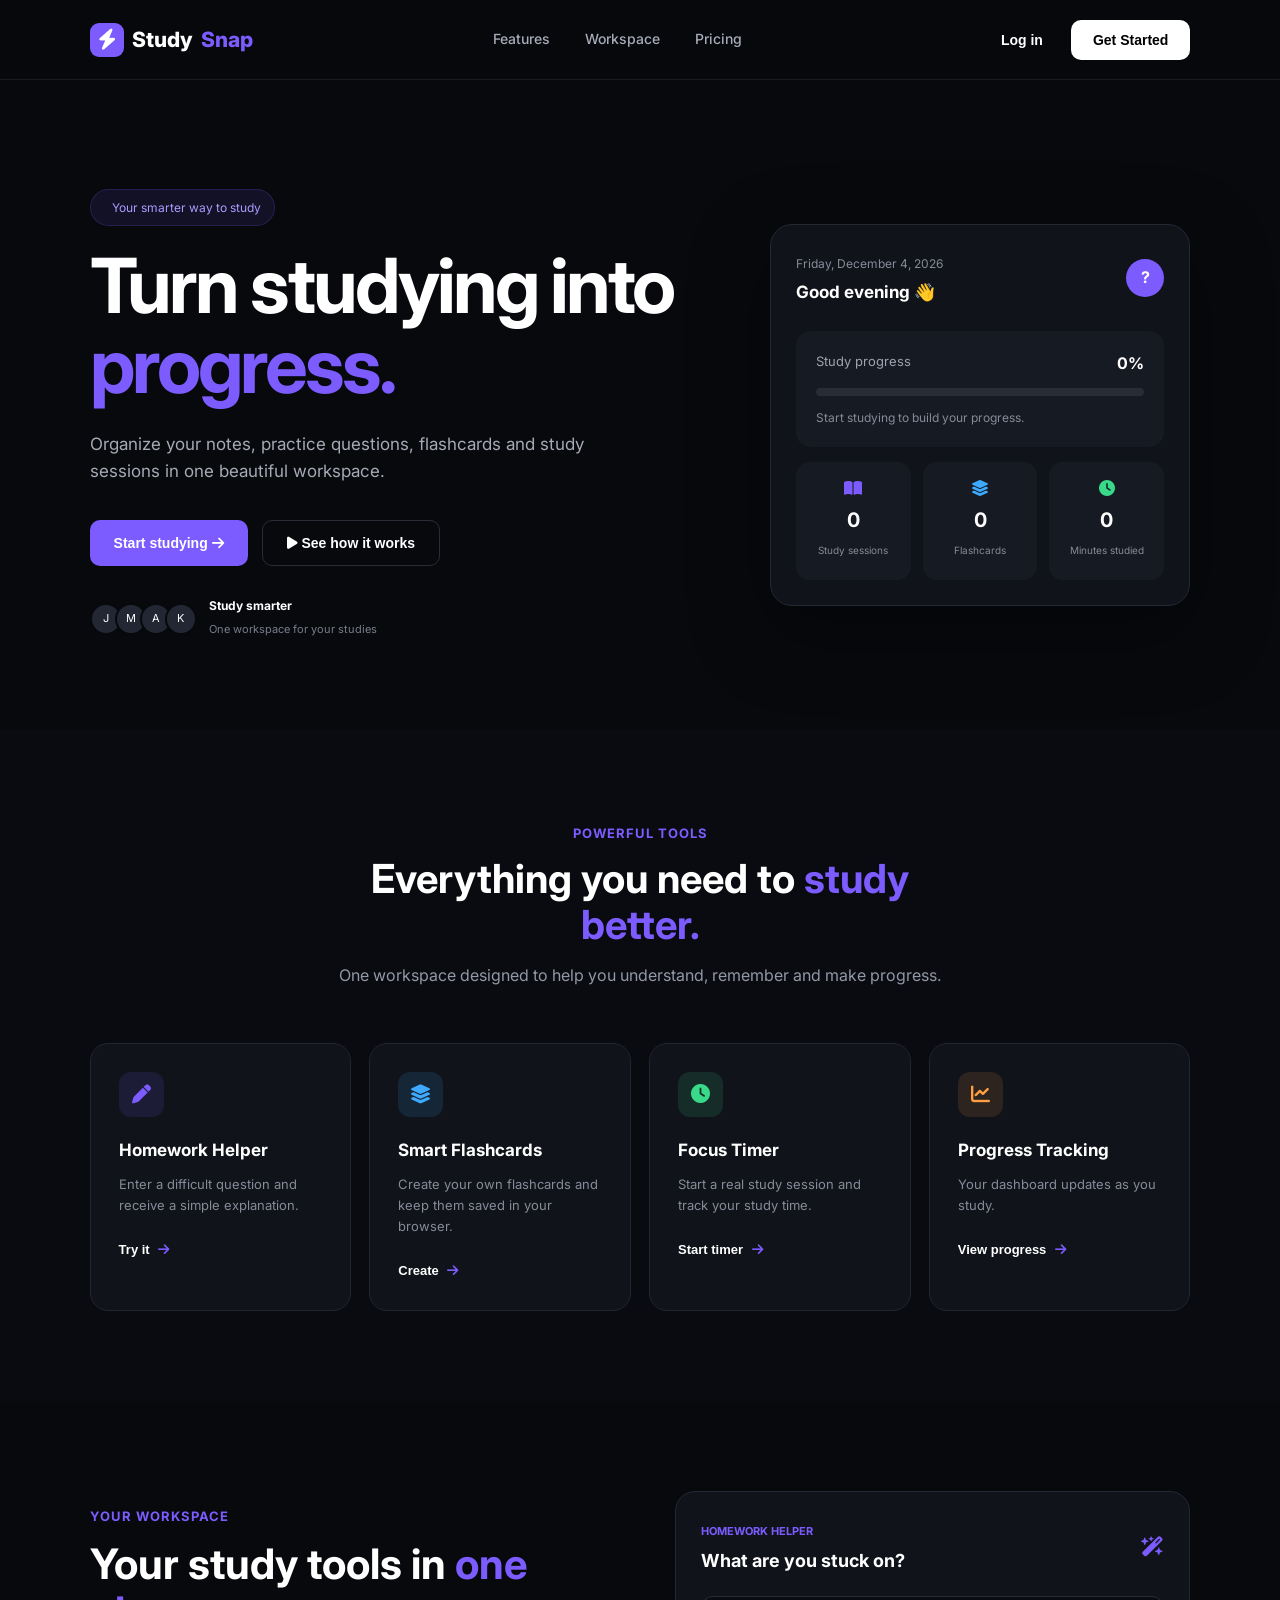
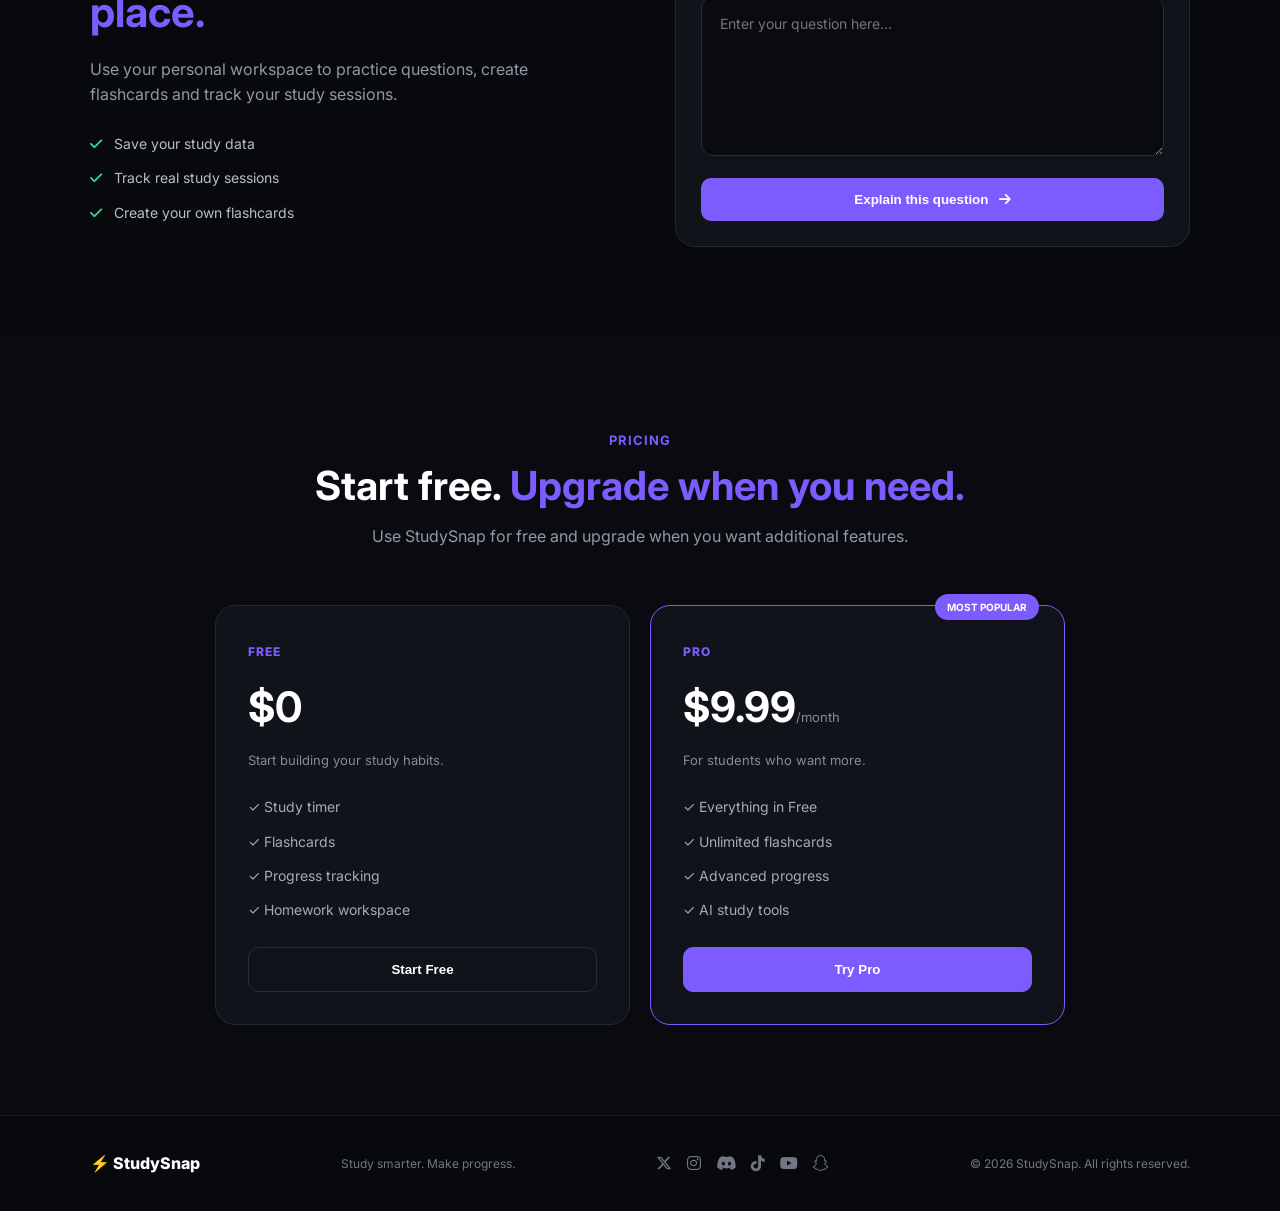
<file: index.html>
<!DOCTYPE html>
<html lang="en">
<head>
    <meta charset="UTF-8">
    <meta name="viewport" content="width=device-width, initial-scale=1.0">

    <title>StudySnap | Study Smarter</title>

    <link rel="stylesheet" href="style2.css">

    <link rel="preconnect" href="https://fonts.googleapis.com">
    <link rel="preconnect" href="https://fonts.gstatic.com" crossorigin>
    <link href="https://fonts.googleapis.com/css2?family=Inter:wght@400;500;600;700;800&display=swap" rel="stylesheet">

    <link rel="stylesheet"
    href="https://cdnjs.cloudflare.com/ajax/libs/font-awesome/6.5.2/css/all.min.css">
</head>

<body>

<header class="navbar">

    <a href="#" class="logo">
        <span class="logo-icon">
            <i class="fa-solid fa-bolt"></i>
        </span>
        Study<span>Snap</span>
    </a>

    <nav>
        <a href="#features">Features</a>
        <a href="#workspace">Workspace</a>
        <a href="#pricing">Pricing</a>
    </nav>

    <div class="nav-buttons">
        <button class="login" onclick="loginUser()">Log in</button>
        <button class="signup" onclick="signupUser()">Get Started</button>
    </div>

    <button class="menu-btn" onclick="toggleMenu()">
        <i class="fa-solid fa-bars"></i>
    </button>

</header>


<div class="mobile-menu" id="mobileMenu">
    <a href="#features">Features</a>
    <a href="#workspace">Workspace</a>
    <a href="#pricing">Pricing</a>
    <button onclick="signupUser()">Get Started</button>
</div>


<section class="hero">

    <div class="hero-content">

        <div class="badge">
            <i class="fa-solid fa-sparkles"></i>
            Your smarter way to study
        </div>

        <h1>
            Turn studying into
            <span>progress.</span>
        </h1>

        <p>
            Organize your notes, practice questions, flashcards
            and study sessions in one beautiful workspace.
        </p>

        <div class="hero-buttons">

            <button class="primary-btn" onclick="startStudying()">
                Start studying
                <i class="fa-solid fa-arrow-right"></i>
            </button>

            <button class="secondary-btn" onclick="showDemo()">
                <i class="fa-solid fa-play"></i>
                See how it works
            </button>

        </div>

        <div class="users">

            <div class="avatars">
                <span>J</span>
                <span>M</span>
                <span>A</span>
                <span>K</span>
            </div>

            <div>
                <strong>Study smarter</strong>
                <small>One workspace for your studies</small>
            </div>

        </div>

    </div>


    <div class="hero-dashboard">

        <div class="dashboard-top">

            <div>
                <small id="currentDate">Loading date...</small>
                <h3 id="greeting">Hello 👋</h3>
            </div>

            <div class="profile" id="profileLetter">
                ?
            </div>

        </div>


        <div class="progress-box">

            <div class="progress-info">
                <span>Study progress</span>
                <strong id="progressPercent">0%</strong>
            </div>

            <div class="progress-bar">
                <div id="progressBar"></div>
            </div>

            <small id="progressMessage">
                Start studying to build your progress.
            </small>

        </div>


        <div class="dashboard-grid">

            <div class="mini-card purple">
                <i class="fa-solid fa-book-open"></i>
                <strong id="sessionCount">0</strong>
                <small>Study sessions</small>
            </div>

            <div class="mini-card blue">
                <i class="fa-solid fa-layer-group"></i>
                <strong id="flashcardCount">0</strong>
                <small>Flashcards</small>
            </div>

            <div class="mini-card green">
                <i class="fa-solid fa-clock"></i>
                <strong id="studyMinutes">0</strong>
                <small>Minutes studied</small>
            </div>

        </div>

    </div>

</section>


<section class="features-section" id="features">

    <div class="section-heading">

        <span>POWERFUL TOOLS</span>

        <h2>
            Everything you need to
            <span>study better.</span>
        </h2>

        <p>
            One workspace designed to help you understand,
            remember and make progress.
        </p>

    </div>


    <div class="features">

        <div class="feature-card">

            <div class="feature-icon purple-icon">
                <i class="fa-solid fa-pen"></i>
            </div>

            <h3>Homework Helper</h3>

            <p>
                Enter a difficult question and receive a simple
                explanation.
            </p>

            <button onclick="openHomework()">
                Try it <i class="fa-solid fa-arrow-right"></i>
            </button>

        </div>


        <div class="feature-card">

            <div class="feature-icon blue-icon">
                <i class="fa-solid fa-layer-group"></i>
            </div>

            <h3>Smart Flashcards</h3>

            <p>
                Create your own flashcards and keep them saved
                in your browser.
            </p>

            <button onclick="openFlashcards()">
                Create <i class="fa-solid fa-arrow-right"></i>
            </button>

        </div>


        <div class="feature-card">

            <div class="feature-icon green-icon">
                <i class="fa-solid fa-clock"></i>
            </div>

            <h3>Focus Timer</h3>

            <p>
                Start a real study session and track your study time.
            </p>

            <button onclick="startTimer()">
                Start timer <i class="fa-solid fa-arrow-right"></i>
            </button>

        </div>


        <div class="feature-card">

            <div class="feature-icon orange-icon">
                <i class="fa-solid fa-chart-line"></i>
            </div>

            <h3>Progress Tracking</h3>

            <p>
                Your dashboard updates as you study.
            </p>

            <button onclick="showProgress()">
                View progress <i class="fa-solid fa-arrow-right"></i>
            </button>

        </div>

    </div>

</section>


<section class="workspace" id="workspace">

    <div class="workspace-text">

        <span>YOUR WORKSPACE</span>

        <h2>
            Your study tools in
            <strong>one place.</strong>
        </h2>

        <p>
            Use your personal workspace to practice questions,
            create flashcards and track your study sessions.
        </p>

        <div class="check-list">

            <div>
                <i class="fa-solid fa-check"></i>
                Save your study data
            </div>

            <div>
                <i class="fa-solid fa-check"></i>
                Track real study sessions
            </div>

            <div>
                <i class="fa-solid fa-check"></i>
                Create your own flashcards
            </div>

        </div>

    </div>


    <div class="homework-box">

        <div class="box-header">

            <div>
                <span>HOMEWORK HELPER</span>
                <h3>What are you stuck on?</h3>
            </div>

            <i class="fa-solid fa-wand-magic-sparkles"></i>

        </div>

        <textarea
            id="question"
            placeholder="Enter your question here..."
        ></textarea>

        <button class="solve-btn" onclick="solveQuestion()">
            Explain this question
            <i class="fa-solid fa-arrow-right"></i>
        </button>

        <div id="answer"></div>

    </div>

</section>


<section class="pricing" id="pricing">

    <div class="section-heading">

        <span>PRICING</span>

        <h2>
            Start free.
            <span>Upgrade when you need.</span>
        </h2>

        <p>
            Use StudySnap for free and upgrade when you want
            additional features.
        </p>

    </div>


    <div class="pricing-cards">

        <div class="price-card">

            <span class="plan">FREE</span>

            <h3>$0</h3>

            <p>Start building your study habits.</p>

            <ul>
                <li>✓ Study timer</li>
                <li>✓ Flashcards</li>
                <li>✓ Progress tracking</li>
                <li>✓ Homework workspace</li>
            </ul>

            <button onclick="signupUser()">
                Start Free
            </button>

        </div>


        <div class="price-card popular">

            <div class="popular-label">
                MOST POPULAR
            </div>

            <span class="plan">PRO</span>

            <h3>$9.99<span>/month</span></h3>

            <p>For students who want more.</p>

            <ul>
                <li>✓ Everything in Free</li>
                <li>✓ Unlimited flashcards</li>
                <li>✓ Advanced progress</li>
                <li>✓ AI study tools</li>
            </ul>

            <button onclick="upgradeUser()">
                Try Pro
            </button>

        </div>

    </div>

</section>


<footer>

    <div class="footer-logo">
        <span>⚡</span> StudySnap
    </div>

    <p>
        Study smarter. Make progress.
    </p>

    <div class="socials">
        <i class="fa-brands fa-x-twitter"></i>
        <i class="fa-brands fa-instagram"></i>
        <i class="fa-brands fa-discord"></i>
        <i class="fa-brands fa-tiktok"></i>
        <i class="fa-brands fa-youtube"></i>
         <i class="fa-brands fa-snapchat"></i>
    </div>

    <small>
        © <span id="footerYear"></span> StudySnap. All rights reserved.
    </small>

</footer>


<script src="script1.js"></script>

</body>
</html>
</file>
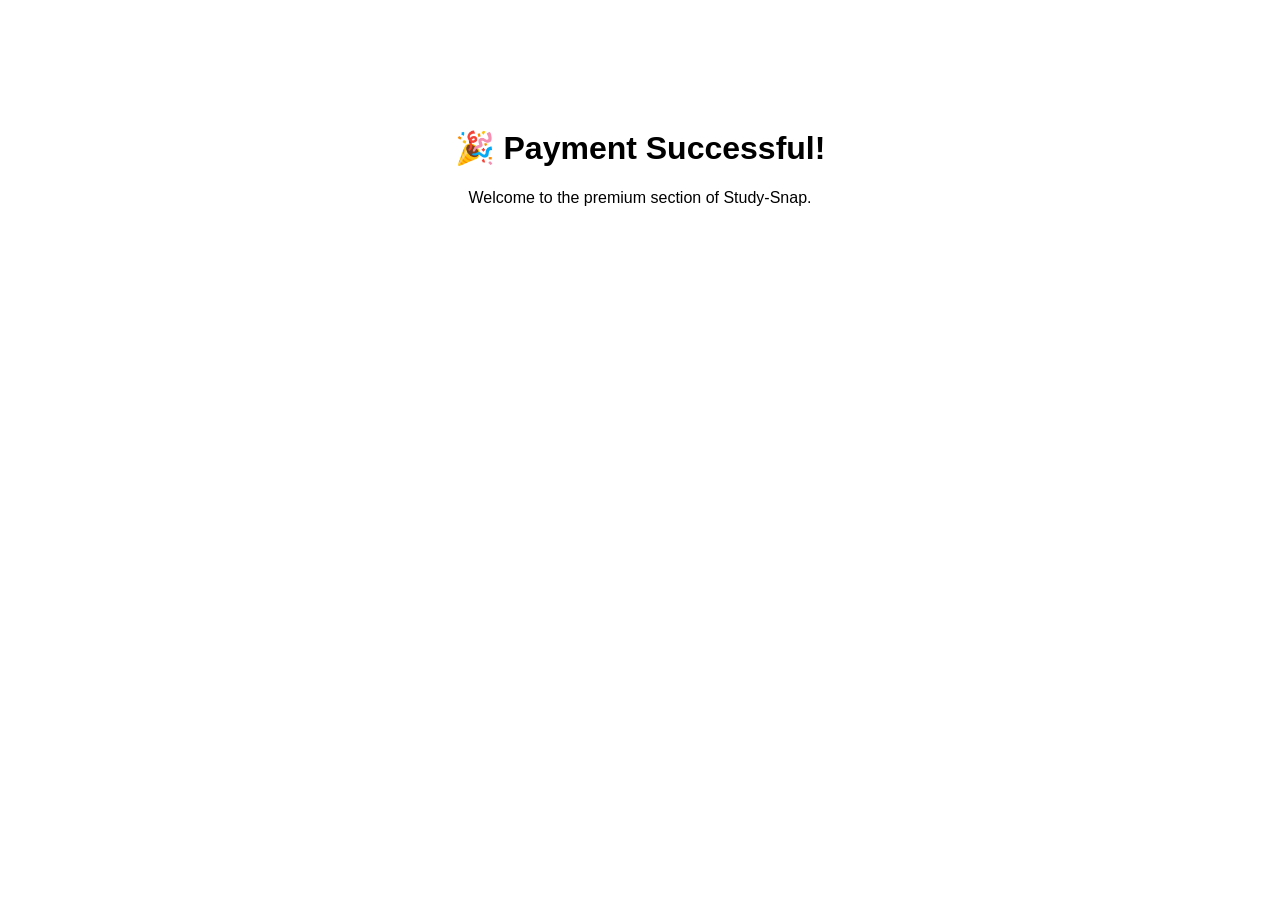
<file: welcome.html>
<!DOCTYPE html>
<html>
<head>
    <title>Welcome to Study-Snap</title>
</head>
<body style="font-family: Arial, sans-serif; text-align: center; padding-top: 100px;">
    <h1>🎉 Payment Successful!</h1>
    <p>Welcome to the premium section of Study-Snap.</p>
</body>
</html>
</file>
<file: style2.css>
@import url('https://fonts.googleapis.com/css2?family=Inter:wght@400;500;600;700;800&display=swap');

* {
    margin: 0;
    padding: 0;
    box-sizing: border-box;
}

html {
    scroll-behavior: smooth;
}

body {
    font-family: 'Inter', sans-serif;
    background: #07090d;
    color: white;
    line-height: 1.6;
}

/* =========================
   NAVBAR
========================= */

.navbar {
    width: 100%;
    height: 80px;
    padding: 0 7%;
    display: flex;
    align-items: center;
    justify-content: space-between;
    gap: 30px;
    border-bottom: 1px solid rgba(255, 255, 255, 0.08);
    background: rgba(7, 9, 13, 0.95);
    position: sticky;
    top: 0;
    z-index: 1000;
}

.logo {
    display: flex;
    align-items: center;
    gap: 8px;
    color: white;
    text-decoration: none;
    font-size: 21px;
    font-weight: 800;
    white-space: nowrap;
    flex-shrink: 0;
}

.logo span:last-child {
    color: #7c5cff;
}

.logo-icon {
    width: 34px;
    height: 34px;
    display: flex;
    align-items: center;
    justify-content: center;
    background: #7c5cff;
    border-radius: 9px;
    color: white;
}

.navbar nav {
    display: flex;
    align-items: center;
    justify-content: center;
    gap: 35px;
    flex-shrink: 1;
}

.navbar nav a {
    color: #a7acb8;
    text-decoration: none;
    font-size: 14px;
    font-weight: 500;
    white-space: nowrap;
    transition: 0.3s;
}

.navbar nav a:hover {
    color: white;
}

.nav-buttons {
    display: flex;
    align-items: center;
    gap: 10px;
    flex-shrink: 0;
}

.login {
    border: none;
    outline: none;
    background: transparent;
    color: white;
    padding: 12px 18px;
    font-size: 14px;
    font-weight: 600;
    cursor: pointer;
    white-space: nowrap;
}

.signup {
    border: none;
    outline: none;
    background: white;
    color: black;
    padding: 12px 22px;
    min-width: 115px;
    border-radius: 10px;
    font-size: 14px;
    font-weight: 700;
    cursor: pointer;
    white-space: nowrap;
    flex-shrink: 0;
    transition: 0.3s;
}

.signup:hover {
    transform: translateY(-2px);
    background: #e9e9e9;
}

.menu-btn {
    display: none;
    border: none;
    background: transparent;
    color: white;
    font-size: 24px;
    cursor: pointer;
}

/* =========================
   MOBILE MENU
========================= */

.mobile-menu {
    display: none;
    position: fixed;
    top: 80px;
    left: 0;
    width: 100%;
    background: #0b0e14;
    padding: 25px 7%;
    border-bottom: 1px solid rgba(255, 255, 255, 0.08);
    z-index: 999;
}

.mobile-menu a {
    display: block;
    color: #b7bbc5;
    text-decoration: none;
    padding: 12px 0;
}

.mobile-menu a:hover {
    color: white;
}

.mobile-menu button {
    width: 100%;
    border: none;
    background: #7c5cff;
    color: white;
    padding: 12px;
    border-radius: 10px;
    font-weight: 700;
    margin-top: 10px;
    cursor: pointer;
}

/* =========================
   HERO
========================= */

.hero {
    min-height: 650px;
    padding: 90px 7% 70px;
    display: flex;
    align-items: center;
    justify-content: space-between;
    gap: 60px;
}

.hero-content {
    max-width: 620px;
}

.badge {
    display: inline-flex;
    align-items: center;
    gap: 8px;
    background: rgba(124, 92, 255, 0.1);
    border: 1px solid rgba(124, 92, 255, 0.2);
    color: #a99cff;
    padding: 8px 13px;
    border-radius: 30px;
    font-size: 12px;
    margin-bottom: 20px;
}

.hero-content h1 {
    font-size: clamp(45px, 6vw, 76px);
    line-height: 1.05;
    letter-spacing: -3px;
    margin-bottom: 25px;
}

.hero-content h1 span {
    color: #7c5cff;
}

.hero-content p {
    max-width: 560px;
    color: #a5aab5;
    font-size: 17px;
    margin-bottom: 35px;
}

.hero-buttons {
    display: flex;
    gap: 14px;
    flex-wrap: wrap;
}

.primary-btn {
    border: none;
    background: #7c5cff;
    color: white;
    padding: 14px 24px;
    border-radius: 10px;
    font-size: 14px;
    font-weight: 700;
    cursor: pointer;
    transition: 0.3s;
}

.primary-btn:hover {
    transform: translateY(-2px);
    background: #6c4cf0;
}

.secondary-btn {
    border: 1px solid #292d36;
    background: transparent;
    color: white;
    padding: 14px 24px;
    border-radius: 10px;
    font-size: 14px;
    font-weight: 600;
    cursor: pointer;
    transition: 0.3s;
}

.secondary-btn:hover {
    background: #11141b;
}

.users {
    display: flex;
    align-items: center;
    gap: 12px;
    margin-top: 30px;
}

.avatars {
    display: flex;
}

.avatars span {
    width: 32px;
    height: 32px;
    display: flex;
    align-items: center;
    justify-content: center;
    background: #222733;
    border: 2px solid #07090d;
    border-radius: 50%;
    font-size: 11px;
    margin-left: -7px;
}

.avatars span:first-child {
    margin-left: 0;
}

.users strong {
    display: block;
    font-size: 12px;
}

.users small {
    color: #777d89;
    font-size: 11px;
}

/* =========================
   DASHBOARD
========================= */

.hero-dashboard {
    width: 430px;
    max-width: 100%;
    background: #10131a;
    border: 1px solid #242833;
    border-radius: 22px;
    padding: 25px;
    box-shadow: 0 25px 80px rgba(0, 0, 0, 0.4);
}

.dashboard-top {
    display: flex;
    align-items: center;
    justify-content: space-between;
    margin-bottom: 25px;
}

.dashboard-top small {
    color: #858b98;
    font-size: 12px;
}

.dashboard-top h3 {
    font-size: 17px;
    margin-top: 3px;
}

.profile {
    width: 38px;
    height: 38px;
    display: flex;
    align-items: center;
    justify-content: center;
    background: #7c5cff;
    border-radius: 50%;
    font-weight: 700;
}

.progress-box {
    background: #161a22;
    border-radius: 15px;
    padding: 20px;
    margin-bottom: 15px;
}

.progress-info {
    display: flex;
    justify-content: space-between;
    margin-bottom: 12px;
}

.progress-info span {
    color: #9da3af;
    font-size: 13px;
}

.progress-info strong {
    font-weight: 700;
}

.progress-bar {
    width: 100%;
    height: 8px;
    background: #282c35;
    border-radius: 20px;
    overflow: hidden;
}

.progress-bar div {
    width: 0%;
    height: 100%;
    background: #7c5cff;
    border-radius: 20px;
    transition: width 0.5s ease;
}

.progress-box small {
    display: block;
    color: #858b98;
    font-size: 12px;
    margin-top: 12px;
}

.dashboard-grid {
    display: grid;
    grid-template-columns: repeat(3, 1fr);
    gap: 12px;
}

.mini-card {
    background: #161a22;
    padding: 18px 12px;
    border-radius: 14px;
    text-align: center;
}

.mini-card i {
    display: block;
    margin-bottom: 8px;
}

.mini-card strong {
    display: block;
    font-size: 20px;
}

.mini-card small {
    color: #858b98;
    font-size: 10px;
}

.purple i {
    color: #7c5cff;
}

.blue i {
    color: #3da9ff;
}

.green i {
    color: #39d98a;
}

/* =========================
   SECTIONS
========================= */

section {
    padding: 90px 7%;
}

.section-heading {
    text-align: center;
    max-width: 650px;
    margin: 0 auto 55px;
}

.section-heading > span {
    color: #7c5cff;
    font-size: 13px;
    font-weight: 700;
    text-transform: uppercase;
    letter-spacing: 1px;
}

.section-heading h2 {
    font-size: 40px;
    margin: 10px 0 15px;
    line-height: 1.15;
}

.section-heading h2 span {
    color: #7c5cff;
}

.section-heading p {
    color: #9298a5;
}

/* =========================
   FEATURES
========================= */

.features-section {
    background: #090b10;
}

.features {
    display: grid;
    grid-template-columns: repeat(4, 1fr);
    gap: 18px;
}

.feature-card {
    background: #10131a;
    border: 1px solid #222630;
    border-radius: 18px;
    padding: 28px;
    transition: 0.3s;
}

.feature-card:hover {
    transform: translateY(-5px);
    border-color: #3b345f;
}

.feature-icon {
    width: 45px;
    height: 45px;
    display: flex;
    align-items: center;
    justify-content: center;
    border-radius: 12px;
    margin-bottom: 20px;
    font-size: 19px;
}

.purple-icon {
    background: rgba(124, 92, 255, 0.12);
    color: #7c5cff;
}

.blue-icon {
    background: rgba(61, 169, 255, 0.12);
    color: #3da9ff;
}

.green-icon {
    background: rgba(57, 217, 138, 0.12);
    color: #39d98a;
}

.orange-icon {
    background: rgba(255, 159, 67, 0.12);
    color: #ff9f43;
}

.feature-card h3 {
    margin-bottom: 10px;
    font-size: 17px;
}

.feature-card p {
    color: #858b98;
    font-size: 13px;
    margin-bottom: 20px;
}

.feature-card button {
    border: none;
    background: transparent;
    color: white;
    font-size: 13px;
    font-weight: 700;
    cursor: pointer;
}

.feature-card button i {
    margin-left: 5px;
    color: #7c5cff;
}

/* =========================
   WORKSPACE
========================= */

.workspace {
    display: grid;
    grid-template-columns: 1fr 1fr;
    align-items: center;
    gap: 70px;
}

.workspace-text > span {
    color: #7c5cff;
    font-size: 13px;
    font-weight: 700;
    letter-spacing: 1px;
}

.workspace-text h2 {
    font-size: 42px;
    line-height: 1.15;
    margin: 12px 0 20px;
}

.workspace-text h2 strong {
    color: #7c5cff;
}

.workspace-text p {
    color: #9298a5;
    max-width: 500px;
}

.check-list {
    margin-top: 25px;
}

.check-list div {
    color: #b9bec8;
    font-size: 14px;
    margin-bottom: 12px;
}

.check-list i {
    color: #39d98a;
    margin-right: 8px;
}

.homework-box {
    background: #10131a;
    border: 1px solid #242833;
    border-radius: 20px;
    padding: 25px;
}

.box-header {
    display: flex;
    justify-content: space-between;
    align-items: center;
    margin-bottom: 20px;
}

.box-header span {
    color: #7c5cff;
    font-size: 11px;
    font-weight: 700;
}

.box-header h3 {
    font-size: 18px;
    margin-top: 4px;
}

.box-header > i {
    color: #7c5cff;
    font-size: 20px;
}

.homework-box textarea {
    width: 100%;
    min-height: 160px;
    resize: vertical;
    background: #090b10;
    color: white;
    border: 1px solid #292d36;
    border-radius: 12px;
    padding: 18px;
    outline: none;
    font-family: inherit;
    font-size: 14px;
}

.homework-box textarea:focus {
    border-color: #7c5cff;
}

.solve-btn {
    width: 100%;
    margin-top: 15px;
    border: none;
    background: #7c5cff;
    color: white;
    padding: 14px;
    border-radius: 10px;
    font-weight: 700;
    cursor: pointer;
}

.solve-btn i {
    margin-left: 7px;
}

#answer {
    display: none;
    margin-top: 20px;
    background: #090b10;
    border: 1px solid #292d36;
    border-radius: 12px;
    padding: 20px;
    color: #c5c9d2;
    font-size: 14px;
}

/* =========================
   PRICING
========================= */

.pricing {
    background: #090b10;
}

.pricing-cards {
    max-width: 850px;
    margin: auto;
    display: grid;
    grid-template-columns: repeat(2, 1fr);
    gap: 20px;
}

.price-card {
    background: #10131a;
    border: 1px solid #242833;
    border-radius: 20px;
    padding: 32px;
    position: relative;
}

.price-card.popular {
    border-color: #7c5cff;
}

.popular-label {
    position: absolute;
    top: -12px;
    right: 25px;
    background: #7c5cff;
    color: white;
    padding: 5px 12px;
    border-radius: 20px;
    font-size: 10px;
    font-weight: 700;
}

.plan {
    color: #7c5cff;
    font-size: 12px;
    font-weight: 800;
    letter-spacing: 1px;
}

.price-card h3 {
    font-size: 42px;
    margin: 10px 0;
}

.price-card h3 span {
    color: #858b98;
    font-size: 13px;
    font-weight: 400;
}

.price-card > p {
    color: #858b98;
    font-size: 13px;
}

.price-card ul {
    list-style: none;
    margin: 25px 0;
}

.price-card li {
    color: #a5aab5;
    font-size: 14px;
    margin-bottom: 12px;
}

.price-card button {
    width: 100%;
    padding: 14px;
    border-radius: 10px;
    border: 1px solid #292d36;
    background: transparent;
    color: white;
    font-weight: 700;
    cursor: pointer;
}

.price-card.popular button {
    background: #7c5cff;
    border-color: #7c5cff;
}

/* =========================
   FOOTER
========================= */

footer {
    padding: 35px 7%;
    border-top: 1px solid rgba(255, 255, 255, 0.08);
    display: flex;
    justify-content: space-between;
    align-items: center;
    gap: 20px;
}

footer p,
footer small {
    color: #727783;
    font-size: 12px;
}

.footer-logo {
    color: white;
    font-weight: 800;
}

.socials {
    display: flex;
    gap: 15px;
    color: #727783;
}

.socials i {
    cursor: pointer;
    transition: 0.3s;
}

.socials i:hover {
    color: white;
}

/* =========================
   RESPONSIVE
========================= */

@media (max-width: 1100px) {

    .navbar {
        padding: 0 4%;
    }

    .navbar nav {
        gap: 18px;
    }

    .hero {
        padding-left: 5%;
        padding-right: 5%;
    }

    section {
        padding-left: 5%;
        padding-right: 5%;
    }

    .features {
        grid-template-columns: repeat(2, 1fr);
    }
}

@media (max-width: 850px) {

    .navbar nav,
    .nav-buttons {
        display: none;
    }

    .menu-btn {
        display: block;
    }

    .hero {
        flex-direction: column;
        text-align: center;
        padding-top: 70px;
    }

    .hero-content {
        margin: auto;
    }

    .hero-buttons {
        justify-content: center;
    }

    .users {
        justify-content: center;
    }

    .hero-dashboard {
        width: 100%;
        max-width: 500px;
    }

    .workspace {
        grid-template-columns: 1fr;
        gap: 40px;
    }

    .pricing-cards {
        grid-template-columns: 1fr;
        max-width: 500px;
    }
}

@media (max-width: 600px) {

    .navbar {
        height: 70px;
    }

    .mobile-menu {
        top: 70px;
    }

    .hero {
        min-height: auto;
        padding-top: 55px;
        padding-bottom: 60px;
    }

    .hero-content h1 {
        font-size: 45px;
        letter-spacing: -2px;
    }

    .hero-content p {
        font-size: 15px;
    }

    section {
        padding-top: 65px;
        padding-bottom: 65px;
    }

    .section-heading h2 {
        font-size: 31px;
    }

    .features {
        grid-template-columns: 1fr;
    }

    .dashboard-grid {
        grid-template-columns: 1fr;
    }

    .workspace {
        padding: 65px 5%;
    }

    footer {
        flex-direction: column;
        text-align: center;
    }
}

@media (max-width: 400px) {

    .logo {
        font-size: 18px;
    }

    .logo-icon {
        width: 30px;
        height: 30px;
    }

    .hero-content h1 {
        font-size: 38px;
    }

    .hero-buttons {
        flex-direction: column;
    }

    .primary-btn,
    .secondary-btn {
        width: 100%;
    }
}
</file>
